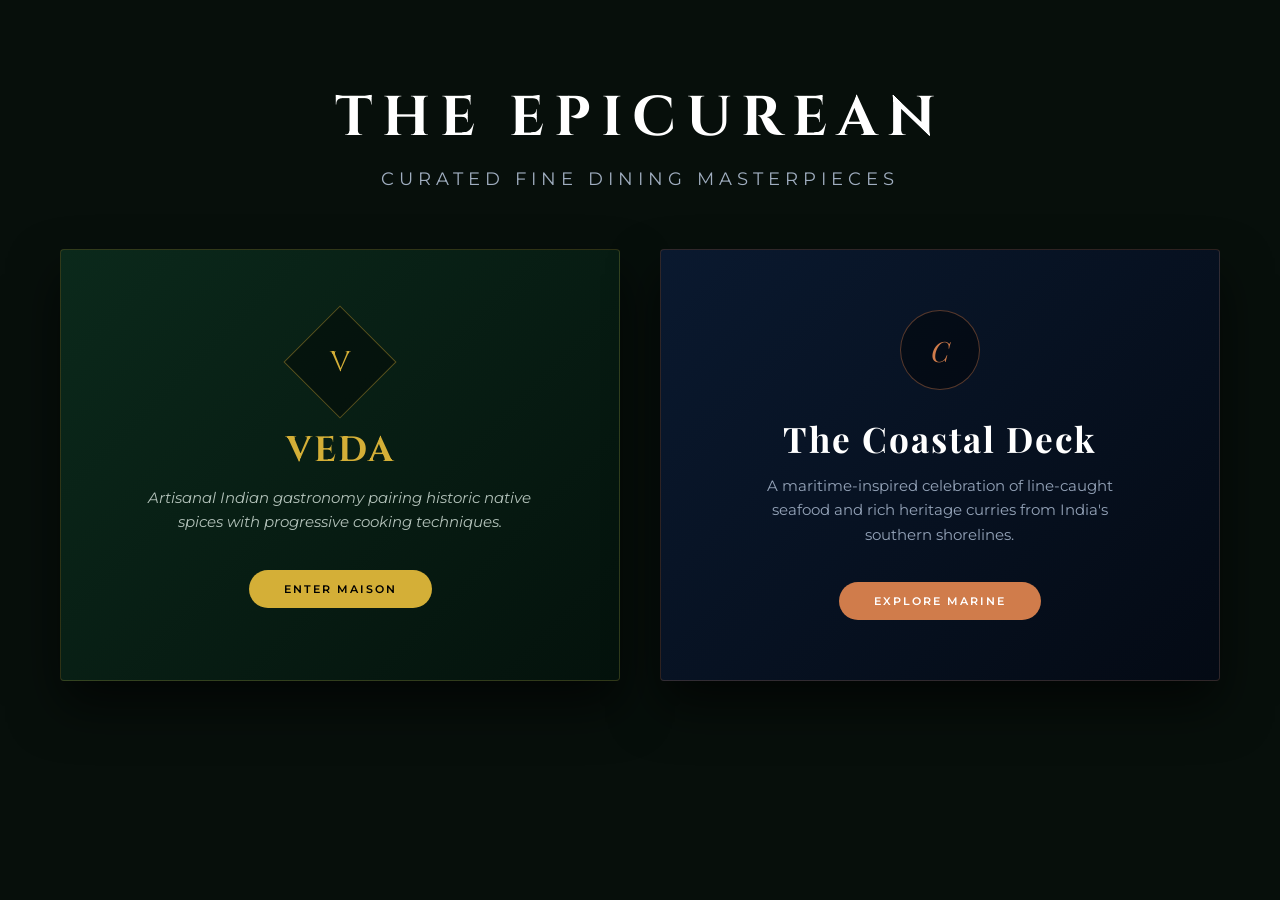
<file: index.html>
<!DOCTYPE html>
<html lang="en">
<head>
    <meta charset="UTF-8">
    <meta name="viewport" content="width=device-width, initial-scale=1.0">
    <title>The Epicurean Collection | Home</title>
    <link rel="preconnect" href="https://fonts.googleapis.com">
    <link rel="preconnect" href="https://fonts.gstatic.com" crossorigin>
    <link href="https://fonts.googleapis.com/css2?family=Cinzel:wght@400;600;700&family=Marcellus&family=Montserrat:wght@300;400;500;600&family=Playfair+Display:ital,wght@0,400;0,600;1,400&display=swap" rel="stylesheet">
    <link rel="stylesheet" href="assets/global.css">
</head>
<body>

    <div class="home-wrapper">
        <header class="home-header">
            <h1>The Epicurean</h1>
            <p>Curated Fine Dining Masterpieces</p>
        </header>
        
        <div class="restaurant-grid">
            <a href="veda.html" class="brand-showcase-card card-veda">
                <div class="showcase-logo"><span>V</span></div>
                <h2>VEDA</h2>
                <p>Artisanal Indian gastronomy pairing historic native spices with progressive cooking techniques.</p>
                <span class="explore-action-btn">Enter Maison</span>
            </a>
            
            <a href="coastal.html" class="brand-showcase-card card-coastal">
                <div class="showcase-logo"><span>C</span></div>
                <h2>The Coastal Deck</h2>
                <p>A maritime-inspired celebration of line-caught seafood and rich heritage curries from India's southern shorelines.</p>
                <span class="explore-action-btn">Explore Marine</span>
            </a>
        </div>
    </div>

</body>
</html>
</file>
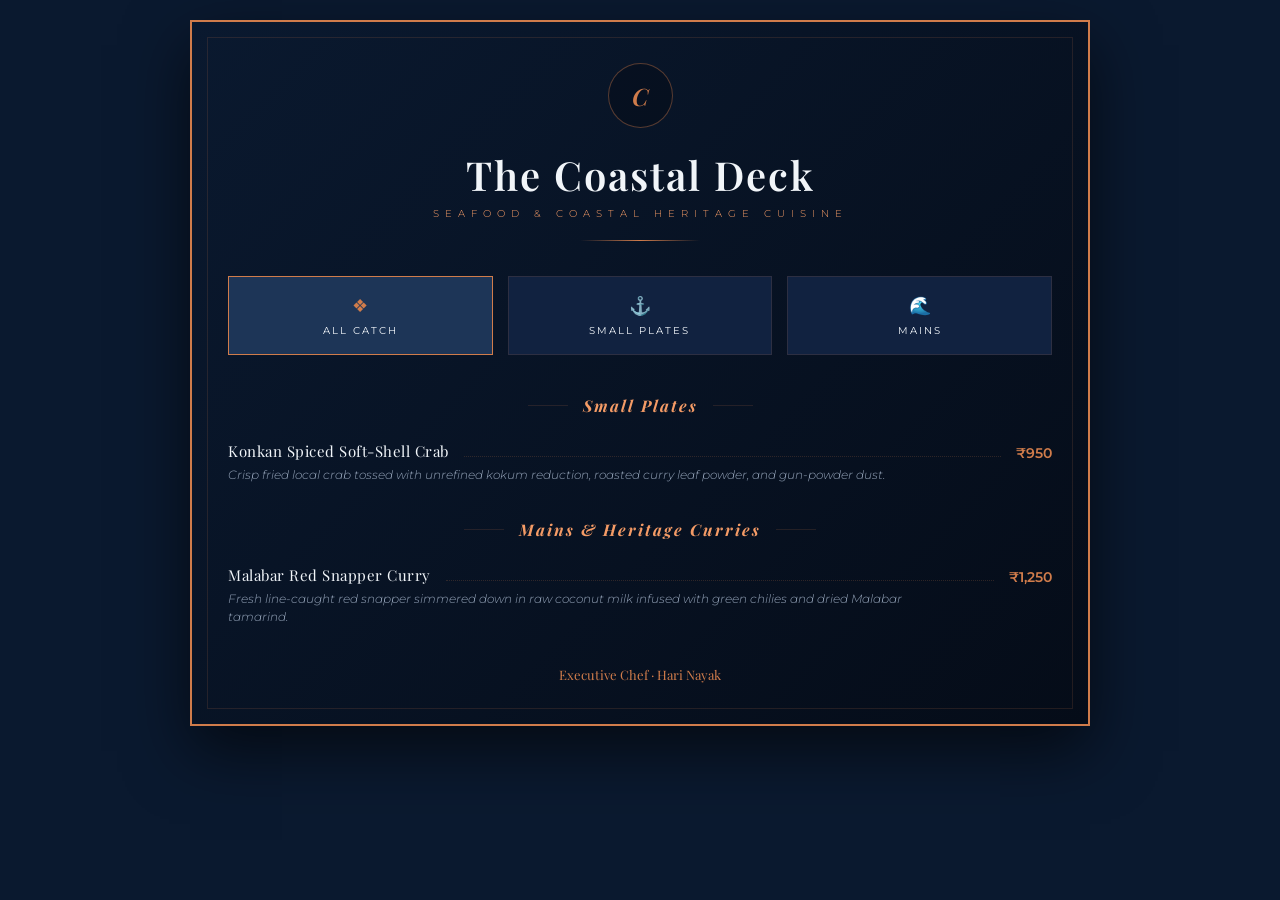
<file: coastal.html>
<!DOCTYPE html>
<html lang="en">
<head>
    <meta charset="UTF-8">
    <meta name="viewport" content="width=device-width, initial-scale=1.0">
    <title>The Coastal Deck | Seafood Menu</title>
    <link rel="preconnect" href="https://fonts.googleapis.com">
    <link rel="preconnect" href="https://fonts.gstatic.com" crossorigin>
    <link href="https://fonts.googleapis.com/css2?family=Montserrat:wght@300;400;500;600&family=Playfair+Display:ital,wght@0,400;0,600;1,400&display=swap" rel="stylesheet">
    <link rel="stylesheet" href="assets/global.css">
    <link rel="stylesheet" href="assets/coastal.css">
</head>
<body>

    <!-- <div style="max-width: 900px; margin: 0 auto;">
        <a href="index.html" class="back-home-anchor coastal-back">← Back to Collection</a>
    </div> -->
    
    <div class="coastal-menu-frame">
        <div class="coastal-inner-border">
            <header>
                <div class="coastal-brand-logo"><span>C</span></div>
                <h1>The Coastal Deck</h1>
                <div class="coastal-subtitle">Seafood & Coastal Heritage Cuisine</div>
                <div class="coastal-divider"></div>
            </header>
            
            <nav class="coastal-categories">
                <div class="coastal-card-nav active" data-target="all">
                    <span class="icon">❖</span><span class="title">All Catch</span>
                </div>
                <div class="coastal-card-nav" data-target="small">
                    <span class="icon">⚓</span><span class="title">Small Plates</span>
                </div>
                <div class="coastal-card-nav" data-target="large">
                    <span class="icon">🌊</span><span class="title">Mains</span>
                </div>
            </nav>

            <main>
                <section class="coastal-menu-section" id="small">
                    <h2 class="coastal-section-heading">Small Plates</h2>
                    <div class="coastal-item-row">
                        <span class="coastal-item-name">Konkan Spiced Soft-Shell Crab</span><span class="coastal-item-leader"></span><span class="coastal-item-price">₹950</span>
                    </div>
                    <p class="coastal-item-description">Crisp fried local crab tossed with unrefined kokum reduction, roasted curry leaf powder, and gun-powder dust.</p>
                </section>

                <section class="coastal-menu-section" id="large">
                    <h2 class="coastal-section-heading">Mains & Heritage Curries</h2>
                    <div class="coastal-item-row">
                        <span class="coastal-item-name">Malabar Red Snapper Curry</span><span class="coastal-item-leader"></span><span class="coastal-item-price">₹1,250</span>
                    </div>
                    <p class="coastal-item-description">Fresh line-caught red snapper simmered down in raw coconut milk infused with green chilies and dried Malabar tamarind.</p>
                </section>
            </main>

            <footer style="text-align: center; margin-top: 40px;">
                <div style="font-family: 'Playfair Display', serif; color: #d07c4b; font-size:13px;">Executive Chef &middot; Hari Nayak</div>
            </footer>
        </div>
    </div>

    <script>
        document.querySelectorAll('.coastal-card-nav').forEach(card => {
            card.addEventListener('click', () => {
                document.querySelectorAll('.coastal-card-nav').forEach(c => c.classList.remove('active'));
                card.classList.add('active');
                
                const target = card.getAttribute('data-target');
                document.querySelectorAll('.coastal-menu-section').forEach(sec => {
                    if (target === 'all' || sec.id === target) sec.classList.remove('hidden');
                    else sec.classList.add('hidden');
                });
            });
        });
    </script>
</body>
</html>
</file>
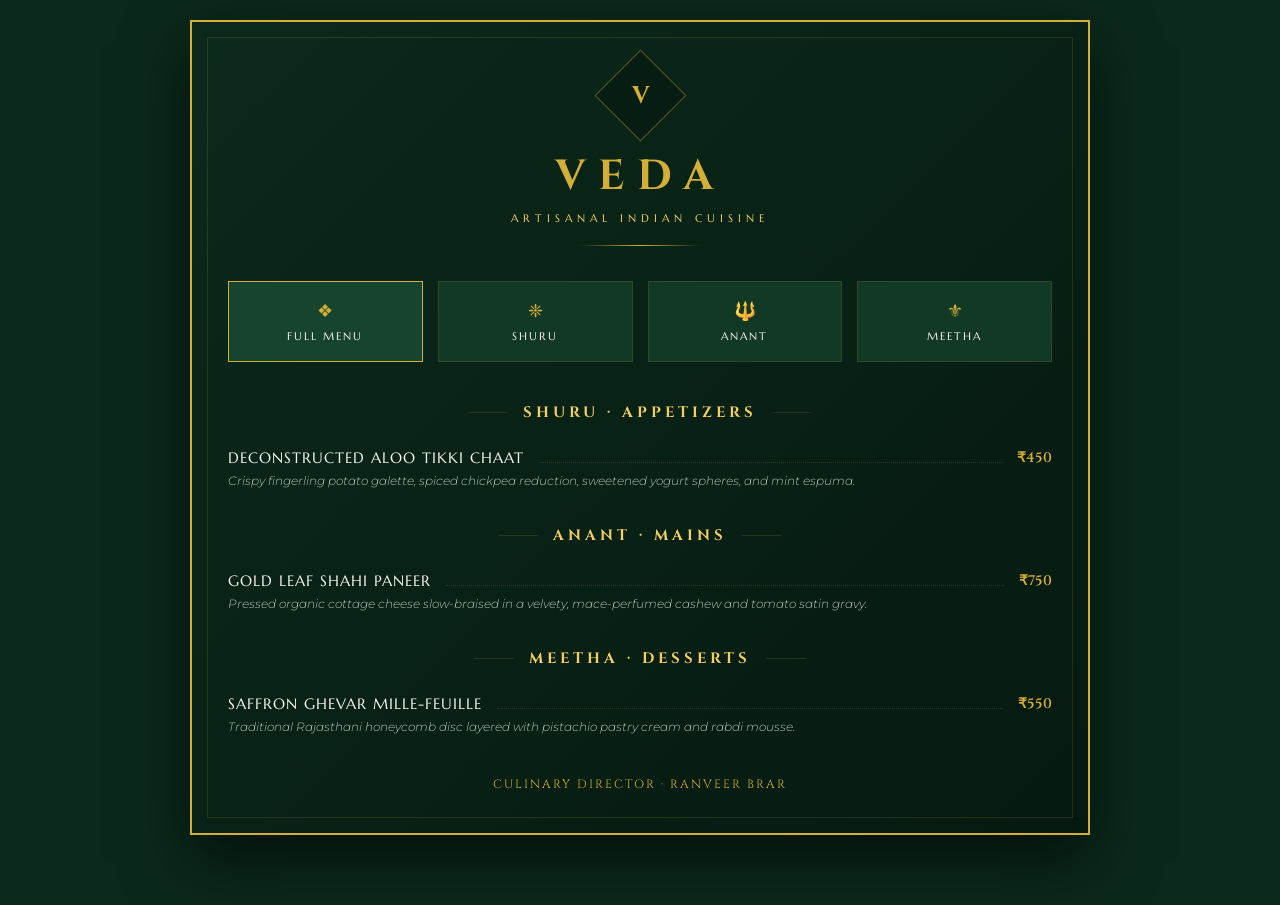
<file: veda.html>
<!DOCTYPE html>
<html lang="en">
<head>
    <meta charset="UTF-8">
    <meta name="viewport" content="width=device-width, initial-scale=1.0">
    <title>Veda | Artisanal Indian Cuisine</title>
    <link rel="preconnect" href="https://fonts.googleapis.com">
    <link rel="preconnect" href="https://fonts.gstatic.com" crossorigin>
    <link href="https://fonts.googleapis.com/css2?family=Cinzel:wght@400;600;700&family=Marcellus&family=Montserrat:wght@300;400;500;600&display=swap" rel="stylesheet">
    <link rel="stylesheet" href="assets/global.css">
    <link rel="stylesheet" href="assets/veda.css">
</head>
<body>

    <!-- <div style="max-width: 900px; margin: 0 auto;">
        <a href="index.html" class="back-home-anchor">← Back to</a>
    </div> -->
    
    <div class="veda-menu-frame">
        <div class="veda-inner-border">
            <header>
                <div class="veda-brand-logo"><span>V</span></div>
                <h1>Veda</h1>
                <div class="veda-subtitle">Artisanal Indian Cuisine</div>
                <div class="veda-divider"></div>
            </header>
            
            <nav class="veda-categories">
                <div class="veda-card-nav active" data-target="all">
                    <span class="icon">❖</span><span class="title">Full Menu</span>
                </div>
                <div class="veda-card-nav" data-target="appetizers">
                    <span class="icon">❈</span><span class="title">Shuru</span>
                </div>
                <div class="veda-card-nav" data-target="mains">
                    <span class="icon">🔱</span><span class="title">Anant</span>
                </div>
                <div class="veda-card-nav" data-target="desserts">
                    <span class="icon">⚜</span><span class="title">Meetha</span>
                </div>
            </nav>

            <main>
                <section class="veda-menu-section" id="appetizers">
                    <h2 class="veda-section-heading">Shuru · Appetizers</h2>
                    <div class="veda-item-row">
                        <span class="veda-item-name">Deconstructed Aloo Tikki Chaat</span><span class="veda-item-leader"></span><span class="veda-item-price">₹450</span>
                    </div>
                    <p class="veda-item-description">Crispy fingerling potato galette, spiced chickpea reduction, sweetened yogurt spheres, and mint espuma.</p>
                </section>

                <section class="veda-menu-section" id="mains">
                    <h2 class="veda-section-heading">Anant · Mains</h2>
                    <div class="veda-item-row">
                        <span class="veda-item-name">Gold Leaf Shahi Paneer</span><span class="veda-item-leader"></span><span class="veda-item-price">₹750</span>
                    </div>
                    <p class="veda-item-description">Pressed organic cottage cheese slow-braised in a velvety, mace-perfumed cashew and tomato satin gravy.</p>
                </section>

                <section class="veda-menu-section" id="desserts">
                    <h2 class="veda-section-heading">Meetha · Desserts</h2>
                    <div class="veda-item-row">
                        <span class="veda-item-name">Saffron Ghevar Mille-Feuille</span><span class="veda-item-leader"></span><span class="veda-item-price">₹550</span>
                    </div>
                    <p class="veda-item-description">Traditional Rajasthani honeycomb disc layered with pistachio pastry cream and rabdi mousse.</p>
                </section>
            </main>

            <footer style="text-align: center; margin-top: 40px;">
                <div style="font-family: 'Cinzel', serif; color: #d4af37; text-transform: uppercase; font-size:12px; letter-spacing:2px;">Culinary Director &middot; Ranveer Brar</div>
            </footer>
        </div>
    </div>

    <script>
        document.querySelectorAll('.veda-card-nav').forEach(card => {
            card.addEventListener('click', () => {
                document.querySelectorAll('.veda-card-nav').forEach(c => c.classList.remove('active'));
                card.classList.add('active');
                
                const target = card.getAttribute('data-target');
                document.querySelectorAll('.veda-menu-section').forEach(sec => {
                    if (target === 'all' || sec.id === target) sec.classList.remove('hidden');
                    else sec.classList.add('hidden');
                });
            });
        });
    </script>
</body>
</html>
</file>
<file: assets/global.css>
/* --- Global Theme Resets --- */
:root {
    --bg-dark: #070f0b;
    --text-light: #f7f4eb;
    --gold: #d4af37;
    --copper: #d07c4b;
    --transition-base: all 0.4s cubic-bezier(0.25, 0.46, 0.45, 0.94);
}

* {
    box-sizing: border-box;
    margin: 0;
    padding: 0;
}

body {
    background-color: var(--bg-dark);
    color: var(--text-light);
    font-family: 'Montserrat', sans-serif;
    min-height: 100vh;
    overflow-x: hidden;
}

/* --- HOME PAGE LANDING STRUCTURE --- */
.home-wrapper {
    max-width: 1200px;
    margin: 0 auto;
    padding: 80px 20px;
    text-align: center;
}

.home-header h1 {
    font-family: 'Cinzel', serif;
    font-size: 3.5rem;
    letter-spacing: 10px;
    color: #fff;
    margin-bottom: 12px;
    text-transform: uppercase;
}

.home-header p {
    font-size: 1.1rem;
    color: #a0aec0;
    letter-spacing: 5px;
    text-transform: uppercase;
    margin-bottom: 60px;
}

/* Home Screen Card Grid System */
.restaurant-grid {
    display: grid;
    grid-template-columns: repeat(2, 1fr);
    gap: 40px;
}

.brand-showcase-card {
    position: relative;
    border-radius: 4px;
    padding: 60px 40px;
    text-decoration: none;
    display: flex;
    flex-direction: column;
    align-items: center;
    justify-content: center;
    box-shadow: 0 25px 50px rgba(0,0,0,0.6);
    transition: var(--transition-base);
}

/* Card Style Modules */
.card-veda {
    background: linear-gradient(135deg, #0b291b 0%, #04120c 100%);
    border: 1px solid rgba(212, 175, 55, 0.2);
}
.card-veda:hover {
    border-color: var(--gold);
    transform: translateY(-8px);
    box-shadow: 0 30px 60px rgba(11, 41, 27, 0.5);
}

.card-coastal {
    background: linear-gradient(135deg, #0a192f 0%, #040a14 100%);
    border: 1px solid rgba(208, 124, 75, 0.2);
}
.card-coastal:hover {
    border-color: var(--copper);
    transform: translateY(-8px);
    box-shadow: 0 30px 60px rgba(10, 25, 47, 0.5);
}

/* Badge Logos */
.showcase-logo {
    width: 80px;
    height: 80px;
    display: flex;
    align-items: center;
    justify-content: center;
    margin-bottom: 25px;
    background: rgba(0, 0, 0, 0.4);
    border: 1px solid;
    font-size: 28px;
}
.card-veda .showcase-logo { border-color: rgba(212, 175, 55, 0.4); color: var(--gold); transform: rotate(45deg); }
.card-veda .showcase-logo span { transform: rotate(-45deg); font-family: 'Cinzel', serif; }
.card-coastal .showcase-logo { border-color: rgba(208, 124, 75, 0.4); color: var(--copper); border-radius: 50%; font-family: 'Playfair Display', serif; font-style: italic; }

.brand-showcase-card h2 { font-size: 2.2rem; margin-bottom: 12px; letter-spacing: 2px; }
.card-veda h2 { font-family: 'Cinzel', serif; color: var(--gold); }
.card-coastal h2 { font-family: 'Playfair Display', serif; color: #fff; }

.brand-showcase-card p { font-size: 0.95rem; max-width: 85%; line-height: 1.6; margin-bottom: 35px; }
.card-veda p { color: #b3c2ba; font-style: italic; }
.card-coastal p { color: #94a3b8; }

.explore-action-btn {
    padding: 12px 35px;
    font-size: 11px;
    text-transform: uppercase;
    letter-spacing: 2px;
    font-weight: 600;
    border-radius: 50px;
    transition: var(--transition-base);
}
.card-veda .explore-action-btn { background: var(--gold); color: #000; }
.card-coastal .explore-action-btn { background: var(--copper); color: #fff; }

.brand-showcase-card:hover .explore-action-btn { background: #fff; color: #000; }

@media (max-width: 768px) {
    .home-header h1 { font-size: 2.2rem; letter-spacing: 4px; }
    .restaurant-grid { grid-template-columns: 1fr; gap: 25px; }
}
</file>
<file: assets/coastal.css>
body {
    background-color: #0a192f;
    color: #f1f5f9;
    padding: 20px 15px;
}

.coastal-menu-frame {
    width: 100%;
    max-width: 900px;
    margin: 0 auto 50px auto;
    border: 2px solid #d07c4b;
    padding: 15px;
    background: linear-gradient(135deg, #0a192f 0%, #050c18 100%);
    box-shadow: 0 25px 60px rgba(0, 0, 0, 0.6);
}

.coastal-inner-border {
    border: 1px solid rgba(208, 124, 75, 0.15);
    padding: 25px 20px;
}

/* Header UI Elements */
.coastal-menu-frame header { text-align: center; margin-bottom: 35px; }
.coastal-brand-logo {
    width: 65px; height: 65px; border-radius: 50%; border: 1px solid rgba(208, 124, 75, 0.4);
    display: flex; align-items: center; justify-content: center; margin: 0 auto 20px auto; background: rgba(0,0,0,0.2);
}
.coastal-brand-logo span { font-family: 'Playfair Display', serif; font-size: 24px; font-style: italic; font-weight: 600; color: #d07c4b; }
.coastal-menu-frame h1 { font-family: 'Playfair Display', serif; font-size: 40px; font-weight: 600; letter-spacing: 2px; color: #f1f5f9; }
.coastal-subtitle { font-family: 'Montserrat', sans-serif; font-size: 10px; font-weight: 300; letter-spacing: 6px; color: #f49b66; text-transform: uppercase; margin-top: 6px; }
.coastal-divider { width: 120px; height: 1px; margin: 20px auto; background: linear-gradient(to right, transparent, #d07c4b, transparent); }

/* Swipe Navigation Ribbon */
.coastal-categories { display: grid; grid-template-columns: repeat(3, 1fr); gap: 15px; margin-bottom: 40px; }
.coastal-card-nav {
    background-color: #112240; border: 1px solid rgba(208, 124, 75, 0.15); padding: 18px 10px;
    text-align: center; cursor: pointer; transition: all 0.4s ease; display: flex; flex-direction: column; align-items: center; gap: 8px;
}
.coastal-card-nav.active, .coastal-card-nav:hover { border-color: #d07c4b; background-color: #1d3557; }
.coastal-card-nav .icon { color: #d07c4b; font-size: 18px; }
.coastal-card-nav .title { font-family: 'Montserrat', sans-serif; font-size: 9.5px; text-transform: uppercase; letter-spacing: 2px; color: #f1f5f9; }

/* Items List Styling Rules */
.coastal-menu-section.hidden { display: none; }
.coastal-section-heading { font-family: 'Playfair Display', serif; font-style: italic; font-size: 16px; letter-spacing: 2px; text-align: center; color: #f49b66; margin: 35px 0 25px 0; display: flex; align-items: center; justify-content: center; gap: 15px; }
.coastal-section-heading::before, .coastal-section-heading::after { content: ""; height: 1px; width: 40px; background-color: rgba(208, 124, 75, 0.15); }
.coastal-item-row { display: flex; align-items: flex-end; justify-content: space-between; width: 100%; margin-bottom: 5px; }
.coastal-item-name { font-family: 'Playfair Display', serif; font-size: 15px; color: #f1f5f9; letter-spacing: 0.5px; }
.coastal-item-leader { flex-grow: 1; border-bottom: 1px dotted rgba(208, 124, 75, 0.2); margin: 0 15px; position: relative; top: -4px; }
.coastal-item-price { font-family: 'Montserrat', sans-serif; font-size: 13.5px; font-weight: 600; color: #d07c4b; }
.coastal-item-description { font-size: 12px; font-style: italic; line-height: 1.5; color: #94a3b8; max-width: 85%; font-weight: 300; margin-bottom: 24px; }

.back-home-anchor.coastal-back { color: #f49b66; }

@media (max-width: 768px) {
    .coastal-categories { display: flex; overflow-x: auto; scroll-snap-type: x mandatory; padding-bottom: 10px; }
    .coastal-card-nav { flex: 0 0 calc(60% - 5px); scroll-snap-align: start; }
    .coastal-item-leader { display: none; }
    .coastal-item-name { max-width: 75%; }
}
</file>
<file: assets/veda.css>
body {
    background-color: #0b291b;
    color: #f7f4eb;
    padding: 20px 15px;
}

.veda-menu-frame {
    width: 100%;
    max-width: 900px;
    margin: 0 auto 50px auto;
    border: 2px solid #d4af37;
    padding: 15px;
    background: linear-gradient(135deg, #0b291b 0%, #061910 100%);
    box-shadow: 0 25px 60px rgba(0, 0, 0, 0.6);
}

.veda-inner-border {
    border: 1px solid rgba(212, 175, 55, 0.15);
    padding: 25px 20px;
}

/* Header UI Elements */
.veda-menu-frame header { text-align: center; margin-bottom: 35px; }
.veda-brand-logo {
    width: 65px; height: 65px; border: 1px solid rgba(212, 175, 55, 0.4); transform: rotate(45deg);
    display: flex; align-items: center; justify-content: center; margin: 0 auto 20px auto; background: rgba(0,0,0,0.2);
}
.veda-brand-logo span { transform: rotate(-45deg); font-family: 'Cinzel', serif; font-size: 24px; font-weight: 700; color: #d4af37; }
.veda-menu-frame h1 { font-family: 'Cinzel', serif; font-size: 42px; letter-spacing: 12px; text-transform: uppercase; color: #d4af37; }
.veda-subtitle { font-family: 'Marcellus', serif; font-size: 11px; letter-spacing: 5px; color: #f3cf65; text-transform: uppercase; margin-top: 6px; }
.veda-divider { width: 120px; height: 1px; margin: 20px auto; background: linear-gradient(to right, transparent, #d4af37, transparent); }

/* Swipe Navigation Cards Ribbon */
.veda-categories { display: grid; grid-template-columns: repeat(4, 1fr); gap: 15px; margin-bottom: 40px; }
.veda-card-nav {
    background-color: #123826; border: 1px solid rgba(212, 175, 55, 0.15); padding: 18px 10px;
    text-align: center; cursor: pointer; transition: all 0.4s ease; display: flex; flex-direction: column; align-items: center; gap: 8px;
}
.veda-card-nav.active, .veda-card-nav:hover { border-color: #d4af37; background-color: #17442f; }
.veda-card-nav .icon { color: #d4af37; font-size: 18px; }
.veda-card-nav .title { font-family: 'Marcellus', serif; font-size: 10.5px; text-transform: uppercase; letter-spacing: 2px; color: #f7f4eb; }

/* Menu Card List Configurations */
.veda-menu-section.hidden { display: none; }
.veda-section-heading { font-family: 'Cinzel', serif; font-size: 15px; letter-spacing: 4px; text-transform: uppercase; text-align: center; color: #f3cf65; margin: 35px 0 25px 0; display: flex; align-items: center; justify-content: center; gap: 15px; }
.veda-section-heading::before, .veda-section-heading::after { content: ""; height: 1px; width: 40px; background-color: rgba(212, 175, 55, 0.15); }
.veda-item-row { display: flex; align-items: flex-end; justify-content: space-between; width: 100%; margin-bottom: 5px; }
.veda-item-name { font-family: 'Marcellus', serif; font-size: 15px; text-transform: uppercase; color: #f7f4eb; letter-spacing: 1px; }
.veda-item-leader { flex-grow: 1; border-bottom: 1px dotted rgba(212, 175, 55, 0.2); margin: 0 15px; position: relative; top: -4px; }
.veda-item-price { font-family: 'Cinzel', serif; font-size: 14px; font-weight: 600; color: #d4af37; }
.veda-item-description { font-size: 12px; font-style: italic; line-height: 1.5; color: #b3c2ba; max-width: 85%; font-weight: 300; margin-bottom: 24px; }

/* Navigation Back Anchor UI Component */
.back-home-anchor {
    display: inline-flex; align-items: center; gap: 10px; text-decoration: none; font-size: 11px;
    text-transform: uppercase; letter-spacing: 2px; margin: 20px auto 40px auto; font-weight: 500; transition: all 0.3s ease; color: #f3cf65;
}
.back-home-anchor:hover { color: #fff; transform: translateX(-4px); }

@media (max-width: 768px) {
    .veda-categories { display: flex; overflow-x: auto; scroll-snap-type: x mandatory; padding-bottom: 10px; }
    .veda-card-nav { flex: 0 0 calc(50% - 5px); scroll-snap-align: start; }
    .veda-item-leader { display: none; }
    .veda-item-name { max-width: 75%; }
}
</file>
